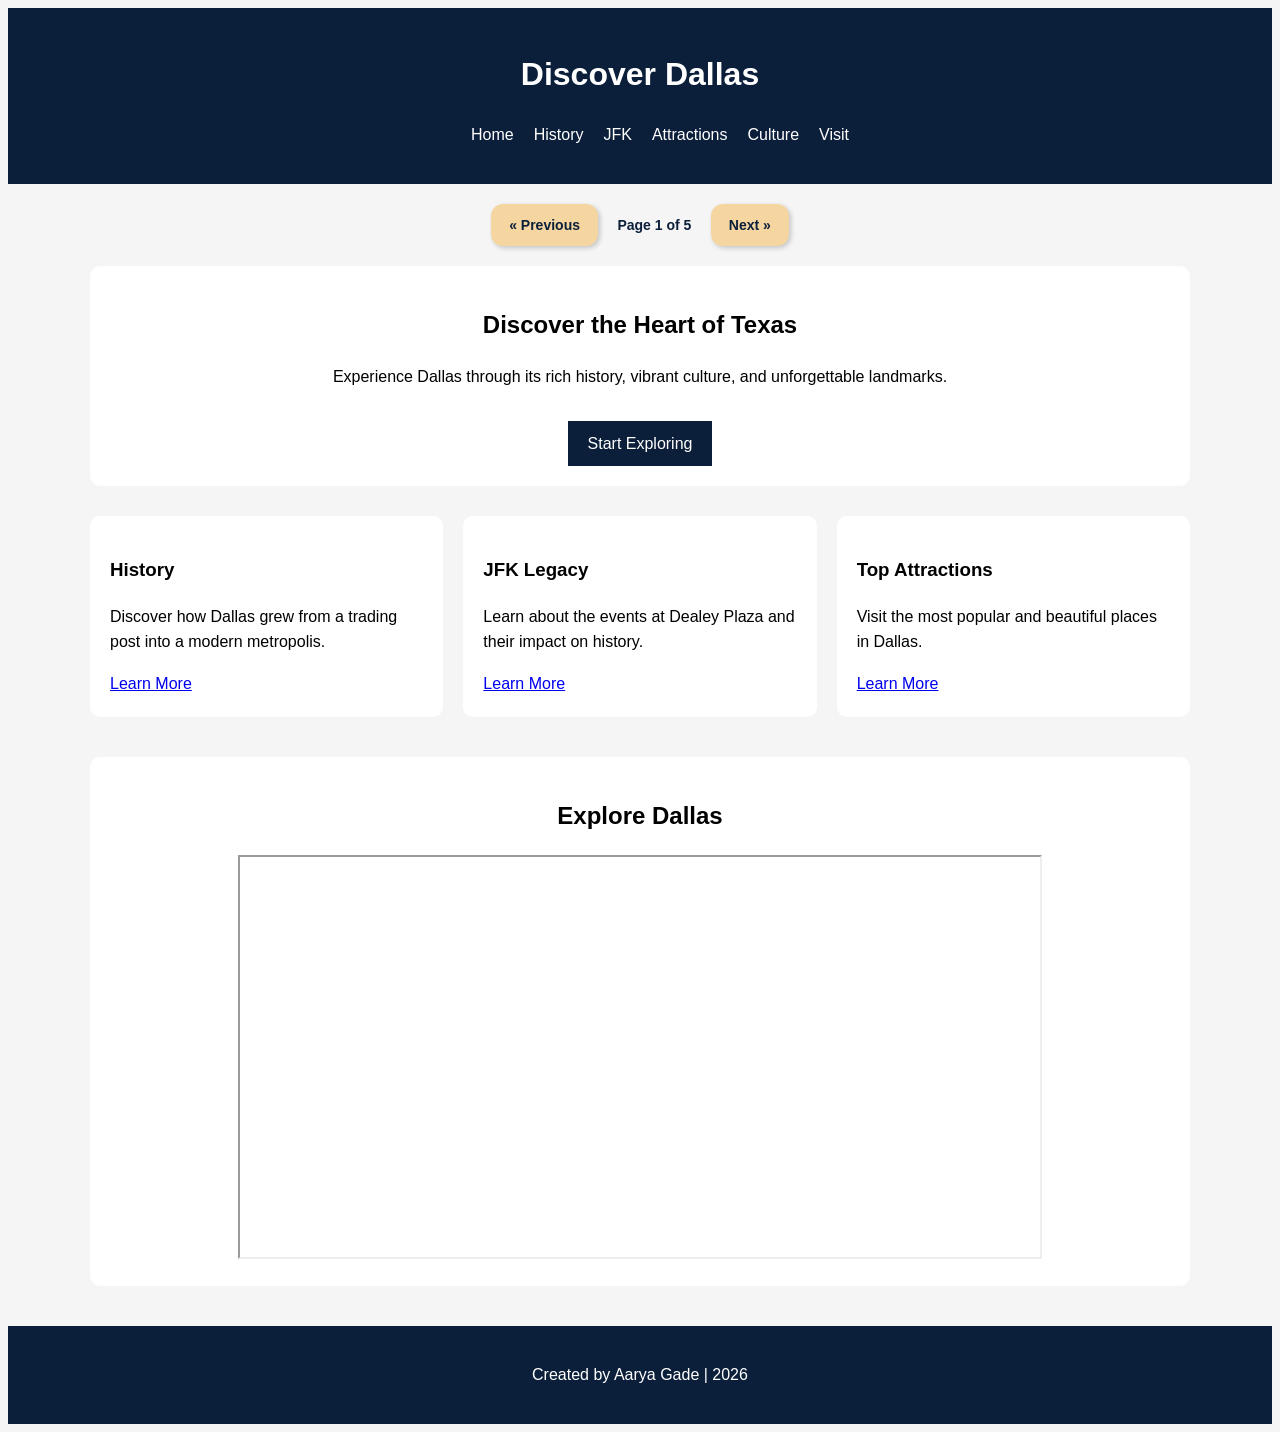
<file: index.html>
<!DOCTYPE html>
<html lang="en">
<head>
    <meta charset="UTF-8">
    <meta name="viewport" content="width=device-width, initial-scale=1.0">
    <title>Discover Dallas</title>
    <link rel="stylesheet" href="styles.css">
</head>

<body>

<header>
    <h1>Discover Dallas</h1>
    <nav>
        <ul class="nav-links">
            <li><a href="index.html">Home</a></li>
            <li><a href="history.html">History</a></li>
            <li><a href="jfk.html">JFK</a></li>
            <li><a href="attractions.html">Attractions</a></li>
            <li><a href="culture.html">Culture</a></li>
            <li><a href="visit.html">Visit</a></li>
        </ul>
    </nav>
</header>

<div class="page-nav">
    <a href="#" class="nav-btn">&laquo; Previous</a>
    <span>Page 1 of 5</span>
    <a href="history.html" class="nav-btn">Next &raquo;</a>
</div>

<main class="container">

    <section class="hero card">
        <div class="hero-text">
            <h2>Discover the Heart of Texas</h2>
            <p>Experience Dallas through its rich history, vibrant culture, and unforgettable landmarks.</p>
            <a href="attractions.html" class="btn">Start Exploring</a>
        </div>
    </section>

    <section class="highlights">
        <div class="card">
            <h3>History</h3>
            <p>Discover how Dallas grew from a trading post into a modern metropolis.</p>
            <a href="history.html">Learn More</a>
        </div>

        <div class="card">
            <h3>JFK Legacy</h3>
            <p>Learn about the events at Dealey Plaza and their impact on history.</p>
            <a href="jfk.html">Learn More</a>
        </div>

        <div class="card">
            <h3>Top Attractions</h3>
            <p>Visit the most popular and beautiful places in Dallas.</p>
            <a href="attractions.html">Learn More</a>
        </div>
    </section>

    <section class="video card">
        <h2>Explore Dallas</h2>
        <iframe 
            src="https://www.youtube.com/embed/hPVJ0M_UB4M" 
            title="Dallas Travel Guide"
            allowfullscreen>
        </iframe>
    </section>

</main>

<footer>
    <p>Created by Aarya Gade | 2026</p>
</footer>

<script src="script.js"></script>

</body>
</html>
</file>
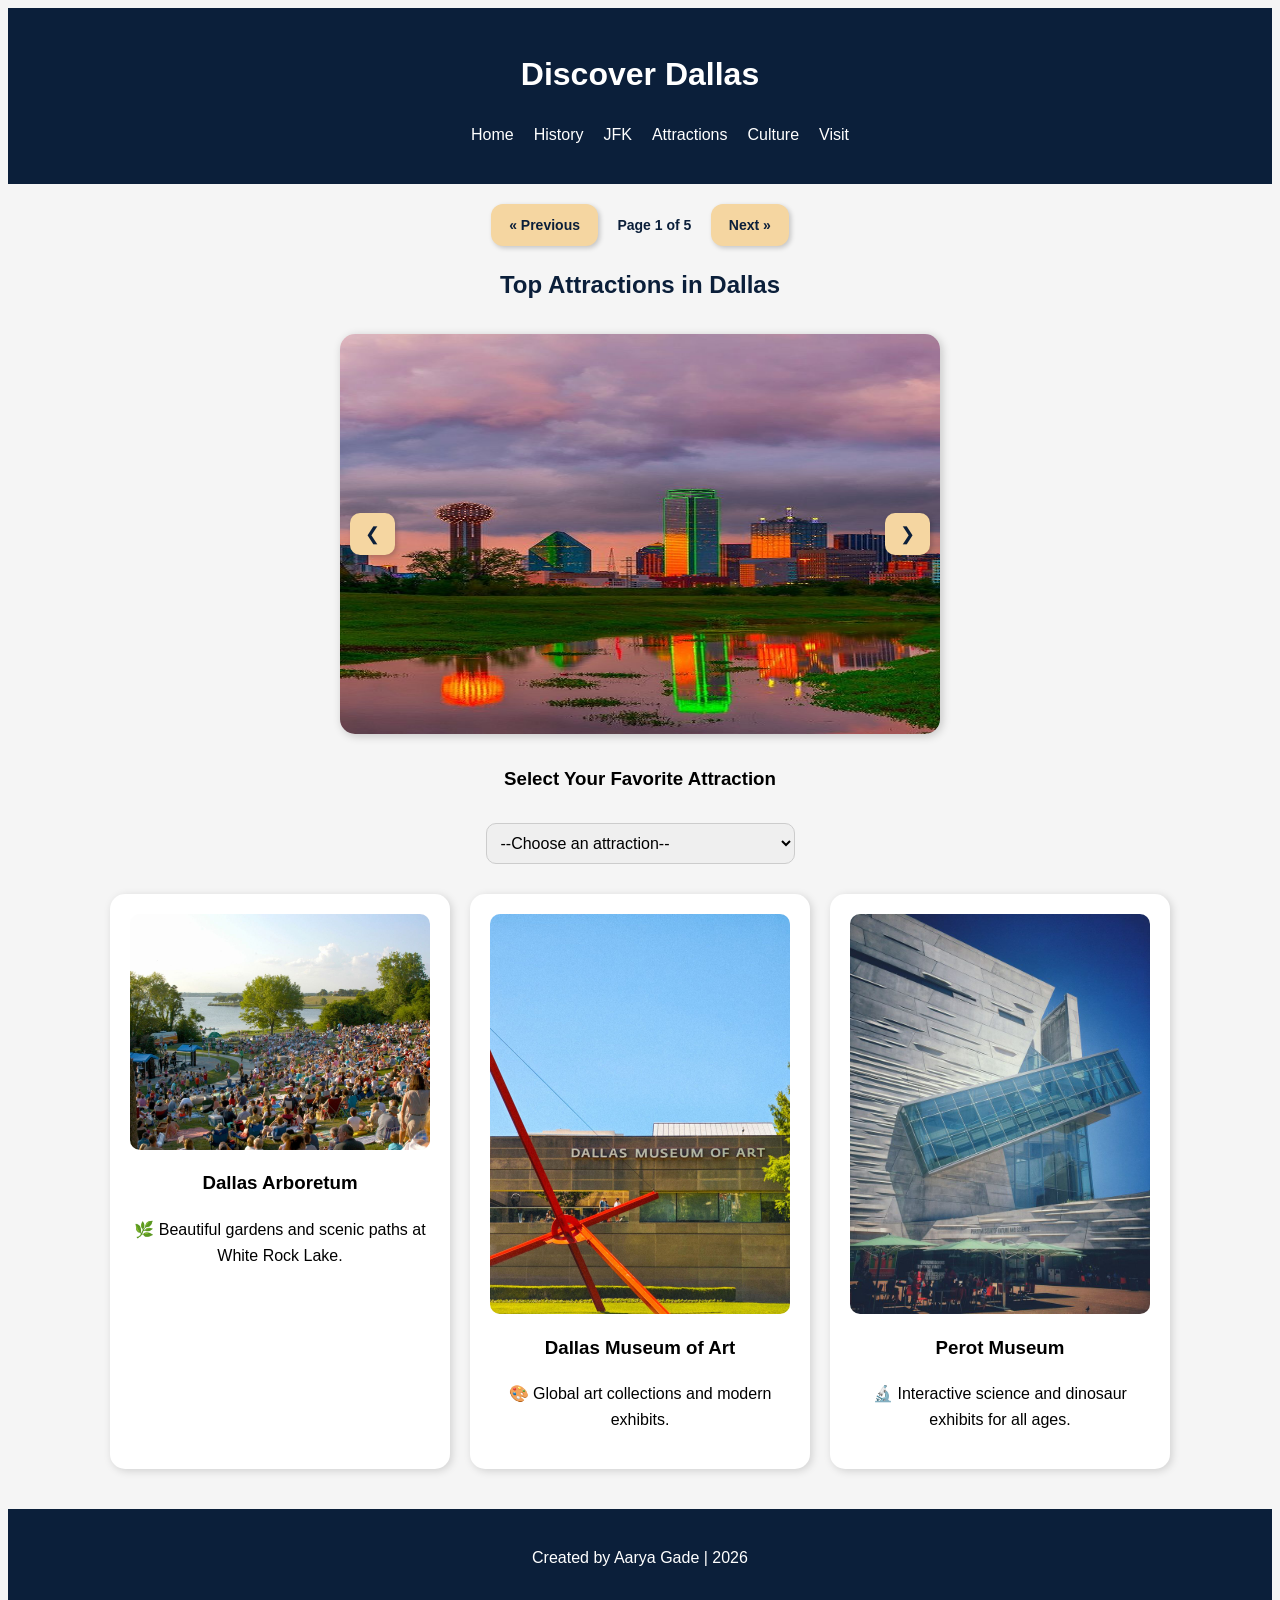
<file: attractions.html>
<!DOCTYPE html>
<html lang="en">
<head>
<meta charset="UTF-8">
<meta name="viewport" content="width=device-width, initial-scale=1.0">
<title>Attractions - Discover Dallas</title>
<link rel="stylesheet" href="styles.css">
<style>
.slideshow-container {
position: relative;
max-width: 800px;
margin: 30px auto;
text-align: center;
}

#slide {
width: 100%;
height: auto;
border-radius: 15px;
box-shadow: 2px 2px 10px rgba(0,0,0,0.2);
}

.buttons button {
position: absolute;
top: 50%;
transform: translateY(-50%);
background-color: #f5d6a1;
border: none;
padding: 10px 15px;
border-radius: 10px;
cursor: pointer;
font-size: 18px;
color: #0b1f3a;
box-shadow: 2px 2px 5px rgba(0,0,0,0.2);
transition: all 0.2s ease;
}

.buttons button:hover {
background-color: #ffdca8;
transform: translateY(-50%) scale(1.1);
}

.buttons button:first-child {
left: 10px;
}

.buttons button:last-child {
right: 10px;
}

.favorite-section {
text-align: center;
margin: 30px auto;
font-family: Arial, sans-serif;
}

.favorite-section select {
padding: 10px;
font-size: 16px;
border-radius: 10px;
border: 1px solid #ccc;
margin-top: 10px;
}

#result {
margin-top: 15px;
font-size: 16px;
color: #0b1f3a;
font-weight: bold;
}

.attraction-grid {
display: flex;
flex-wrap: wrap;
gap: 20px;
justify-content: center;
margin-top: 30px;
}

.attraction-grid .card {
background: white;
padding: 20px;
border-radius: 15px;
box-shadow: 2px 2px 8px rgba(0,0,0,0.15);
flex: 1 1 250px;
max-width: 300px;
text-align: center;
}

.attraction-grid img {
width: 100%;
height: auto;
border-radius: 10px;
margin-bottom: 15px;
}

h2.page-title {
text-align: center;
margin-top: 20px;
color: #0b1f3a;
}
</style>
</head>
<body>

<header>
<h1>Discover Dallas</h1>
<nav>
<ul class="nav-links">
<li><a href="index.html">Home</a></li>
<li><a href="history.html">History</a></li>
<li><a href="jfk.html">JFK</a></li>
<li><a href="attractions.html">Attractions</a></li>
<li><a href="culture.html">Culture</a></li>
<li><a href="visit.html">Visit</a></li>
</ul>
</nav>
</header>

<div class="page-nav">
<a href="#" class="nav-btn">&laquo; Previous</a>
<span>Page 1 of 5</span>
<a href="#" class="nav-btn">Next &raquo;</a>
</div>

<main>
<h2 class="page-title">Top Attractions in Dallas</h2>

<div class="slideshow-container">
<img id="slide" src="dallasSLIDE.jpg" alt="Dallas attraction slideshow image">
<div class="buttons">
<button onclick="prevSlide()">❮</button>
<button onclick="nextSlide()">❯</button>
</div>
</div>

<section class="favorite-section">
<h3>Select Your Favorite Attraction</h3>
<select id="favorite">
<option value="">--Choose an attraction--</option>
<option value="Arboretum">Dallas Arboretum</option>
<option value="Museum">Dallas Museum of Art</option>
<option value="Perot">Perot Museum of Nature and Science</option>
</select>
<p id="result"></p>
</section>

<section class="attraction-grid">
<div class="card">
<img src="aboretum.jpg" alt="Dallas Arboretum gardens with flowers">
<h3>Dallas Arboretum</h3>
<p>🌿 Beautiful gardens and scenic paths at White Rock Lake.</p>
</div>
<div class="card">
<img src="museum.jpg" alt="Dallas Museum of Art exterior building">
<h3>Dallas Museum of Art</h3>
<p>🎨 Global art collections and modern exhibits.</p>
</div>
<div class="card">
<img src="perot.jpg" alt="Perot Museum science exhibits and dinosaurs">
<h3>Perot Museum</h3>
<p>🔬 Interactive science and dinosaur exhibits for all ages.</p>
</div>
</section>
</main>

<footer>
<p>Created by Aarya Gade | 2026</p>
</footer>

<script>
let images = [
"dallasSLIDE.jpg",
"dallasSLIDE2.jpg",
"dallasSLIDE3.jpg",
"dallasSLIDE4.jpg",
"dallasSLIDE5.jpg",
"dallasSLIDE6.jpg",
"dallasSLIDE7.jpg",
"dallasSLIDE8.jpg"
];

let index = 0;

function showSlide() {
document.getElementById("slide").src = images[index];
}

function nextSlide() {
index = (index + 1) % images.length;
showSlide();
}

function prevSlide() {
index = (index - 1 + images.length) % images.length;
showSlide();
}

setInterval(nextSlide, 2000);

document.getElementById("favorite")?.addEventListener("change", function () {
let choice = this.value;
let message = "";

if (choice === "Arboretum") {
message = "Great choice! The Arboretum is perfect for nature lovers 🌿";
} else if (choice === "Museum") {
message = "Awesome! The Dallas Museum of Art is full of culture 🎨";
} else if (choice === "Perot") {
message = "Nice! The Perot Museum is super interactive 🔬";
}

document.getElementById("result").textContent = message;
});
</script>

</body>
</html>
</file>
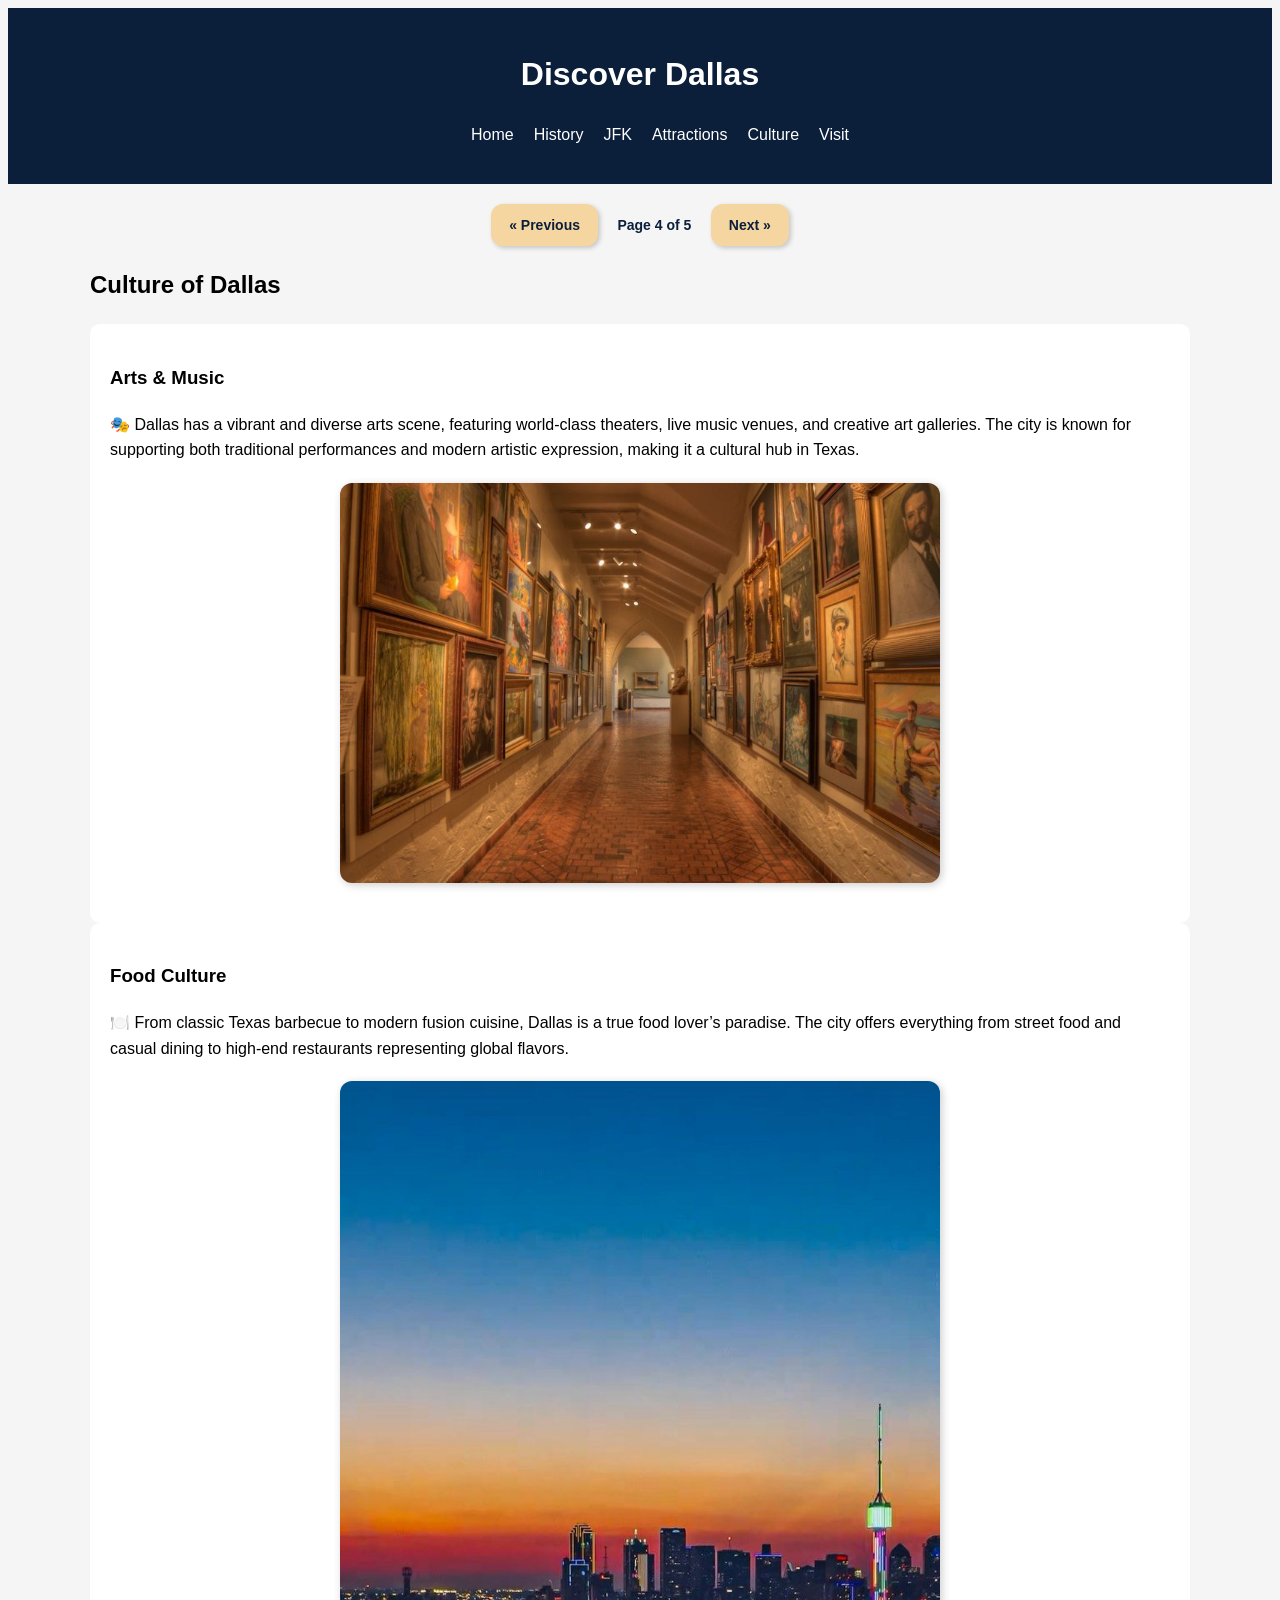
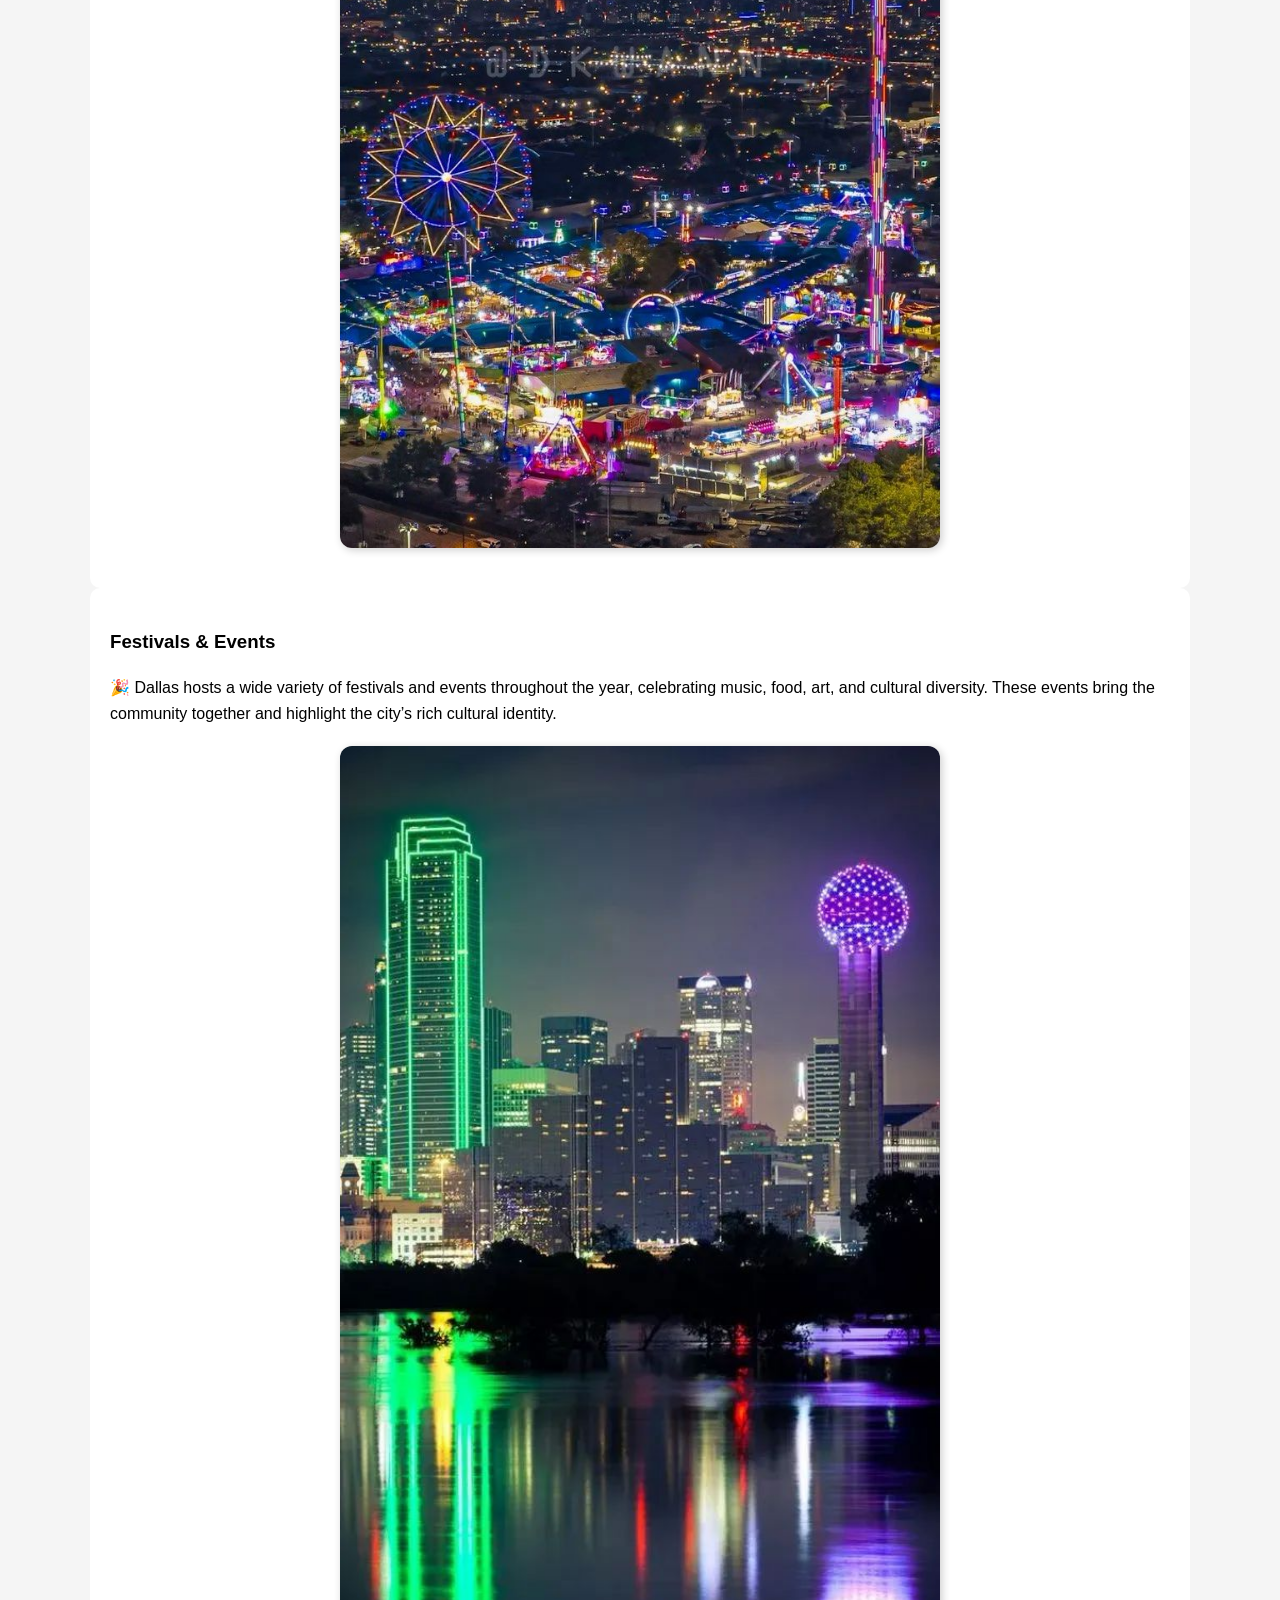
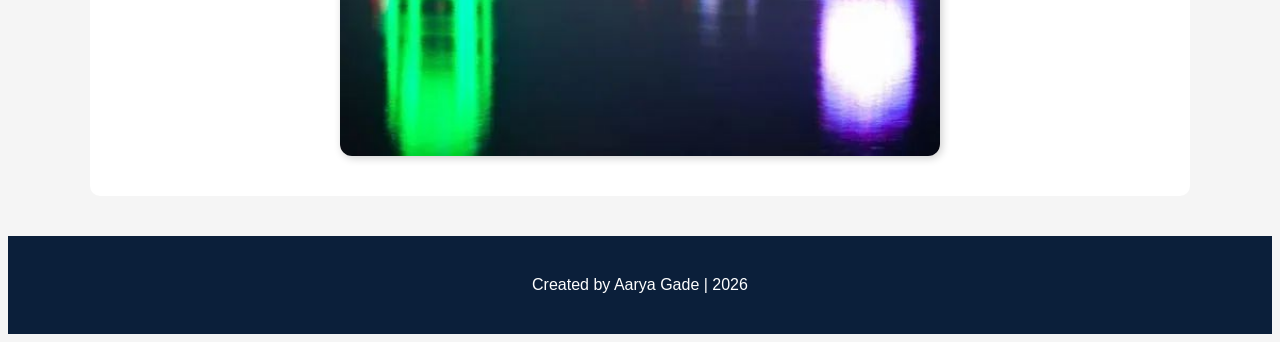
<file: culture.html>
<!DOCTYPE html>
<html lang="en">
<head>
    <meta charset="UTF-8">
    <meta name="viewport" content="width=device-width, initial-scale=1.0">
    <title>Culture - Discover Dallas</title>
    <link rel="stylesheet" href="styles.css">
</head>

<body>

<header>
    <h1>Discover Dallas</h1>
    <nav>
        <ul class="nav-links">
            <li><a href="index.html">Home</a></li>
            <li><a href="history.html">History</a></li>
            <li><a href="jfk.html">JFK</a></li>
            <li><a href="attractions.html">Attractions</a></li>
            <li><a href="culture.html">Culture</a></li>
            <li><a href="visit.html">Visit</a></li>
        </ul>
    </nav>
</header>

<div class="page-nav">
    <a href="attractions.html" class="nav-btn">&laquo; Previous</a>
    <span>Page 4 of 5</span>
    <a href="visit.html" class="nav-btn">Next &raquo;</a>
</div>

<main class="container">

    <h2 class="page-title">Culture of Dallas</h2>

    <section class="culture-section card">
        <h3>Arts & Music</h3>
        <p>🎭 Dallas has a vibrant and diverse arts scene, featuring world-class theaters, live music venues, and creative art galleries. The city is known for supporting both traditional performances and modern artistic expression, making it a cultural hub in Texas.</p>
        <img src="museum4.jpg" alt="Dallas arts and museum scene" class="page-img">
    </section>

    <section class="culture-section card">
        <h3>Food Culture</h3>
        <p>🍽️ From classic Texas barbecue to modern fusion cuisine, Dallas is a true food lover’s paradise. The city offers everything from street food and casual dining to high-end restaurants representing global flavors.</p>
        <img src="culture3.jpg" alt="Dallas cultural festival" class="page-img">
    </section>

    <section class="culture-section card">
        <h3>Festivals & Events</h3>
        <p>🎉 Dallas hosts a wide variety of festivals and events throughout the year, celebrating music, food, art, and cultural diversity. These events bring the community together and highlight the city’s rich cultural identity.</p>
        <img src="dallas3.jpg" alt="Dallas cultural festival" class="page-img">
    </section>

</main>

<footer>
    <p>Created by Aarya Gade | 2026</p>
</footer>

<script src="script.js"></script>

</body>
</html>
</file>
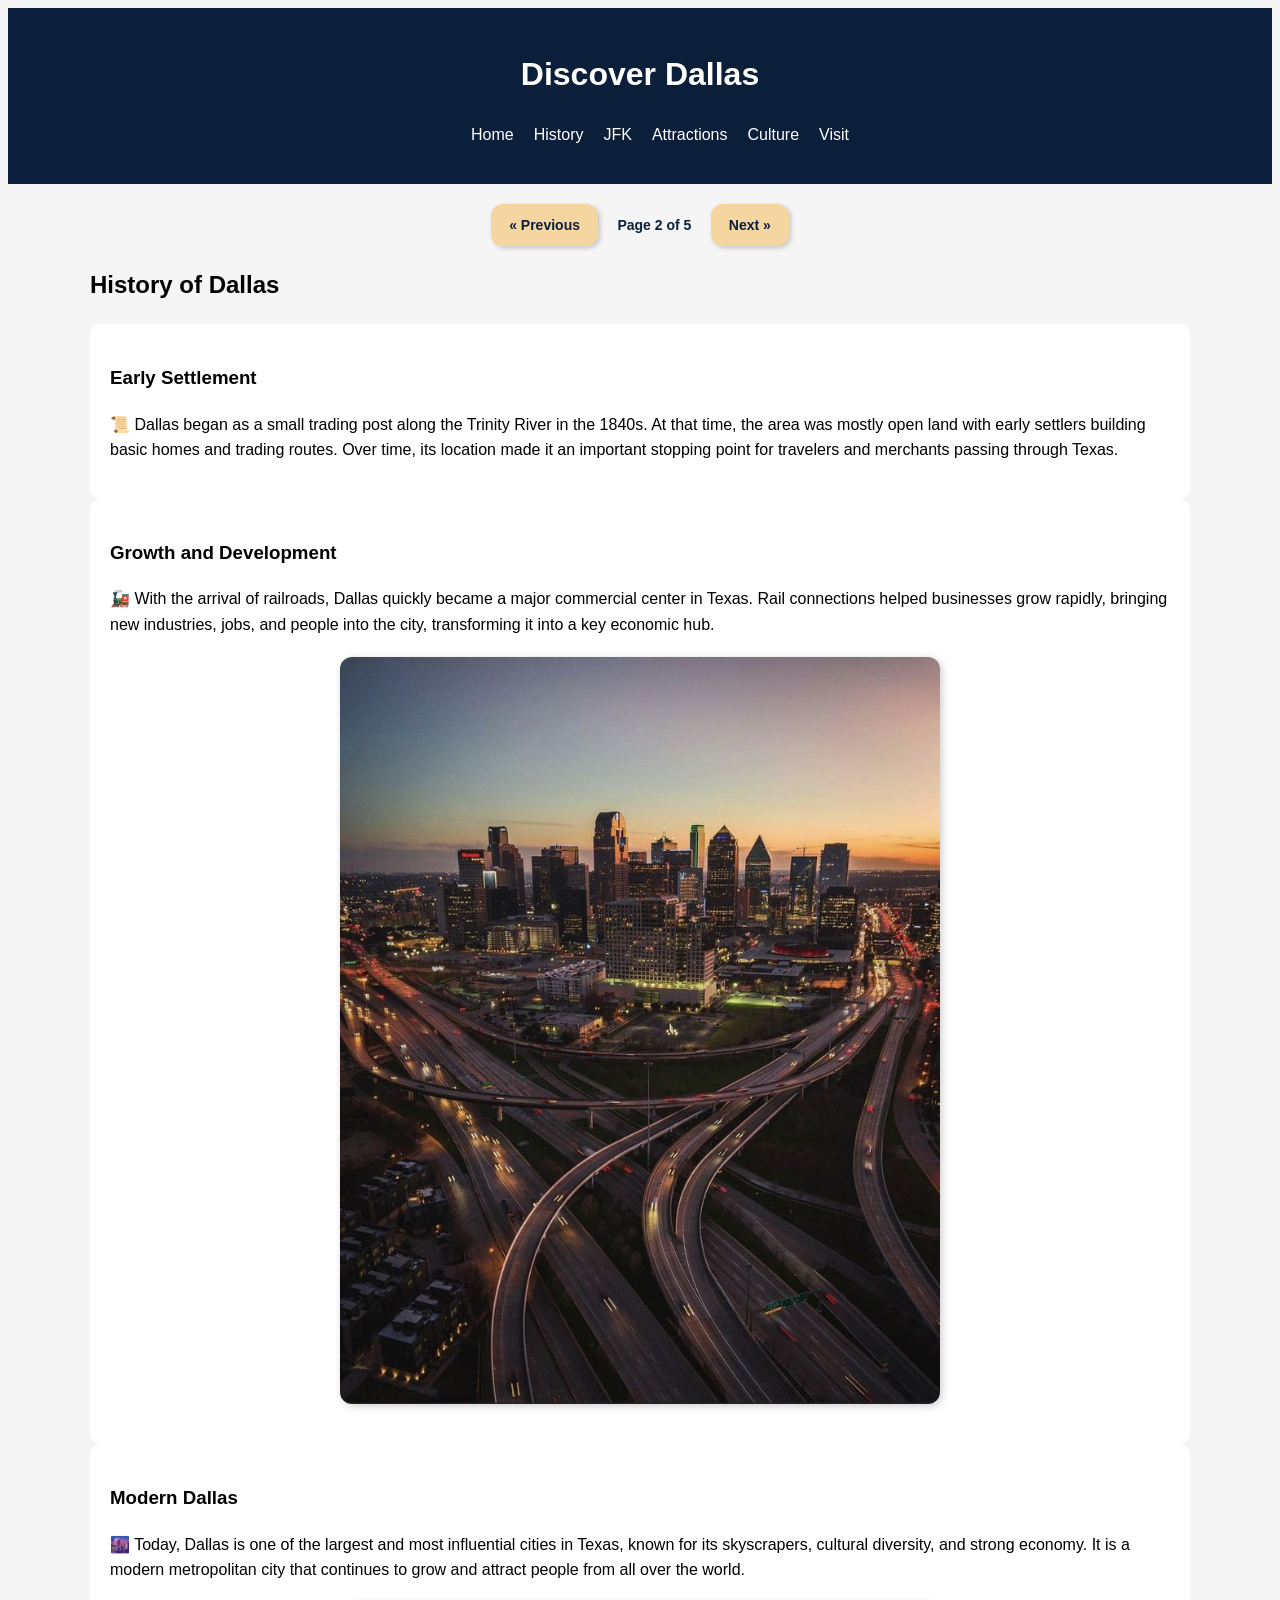
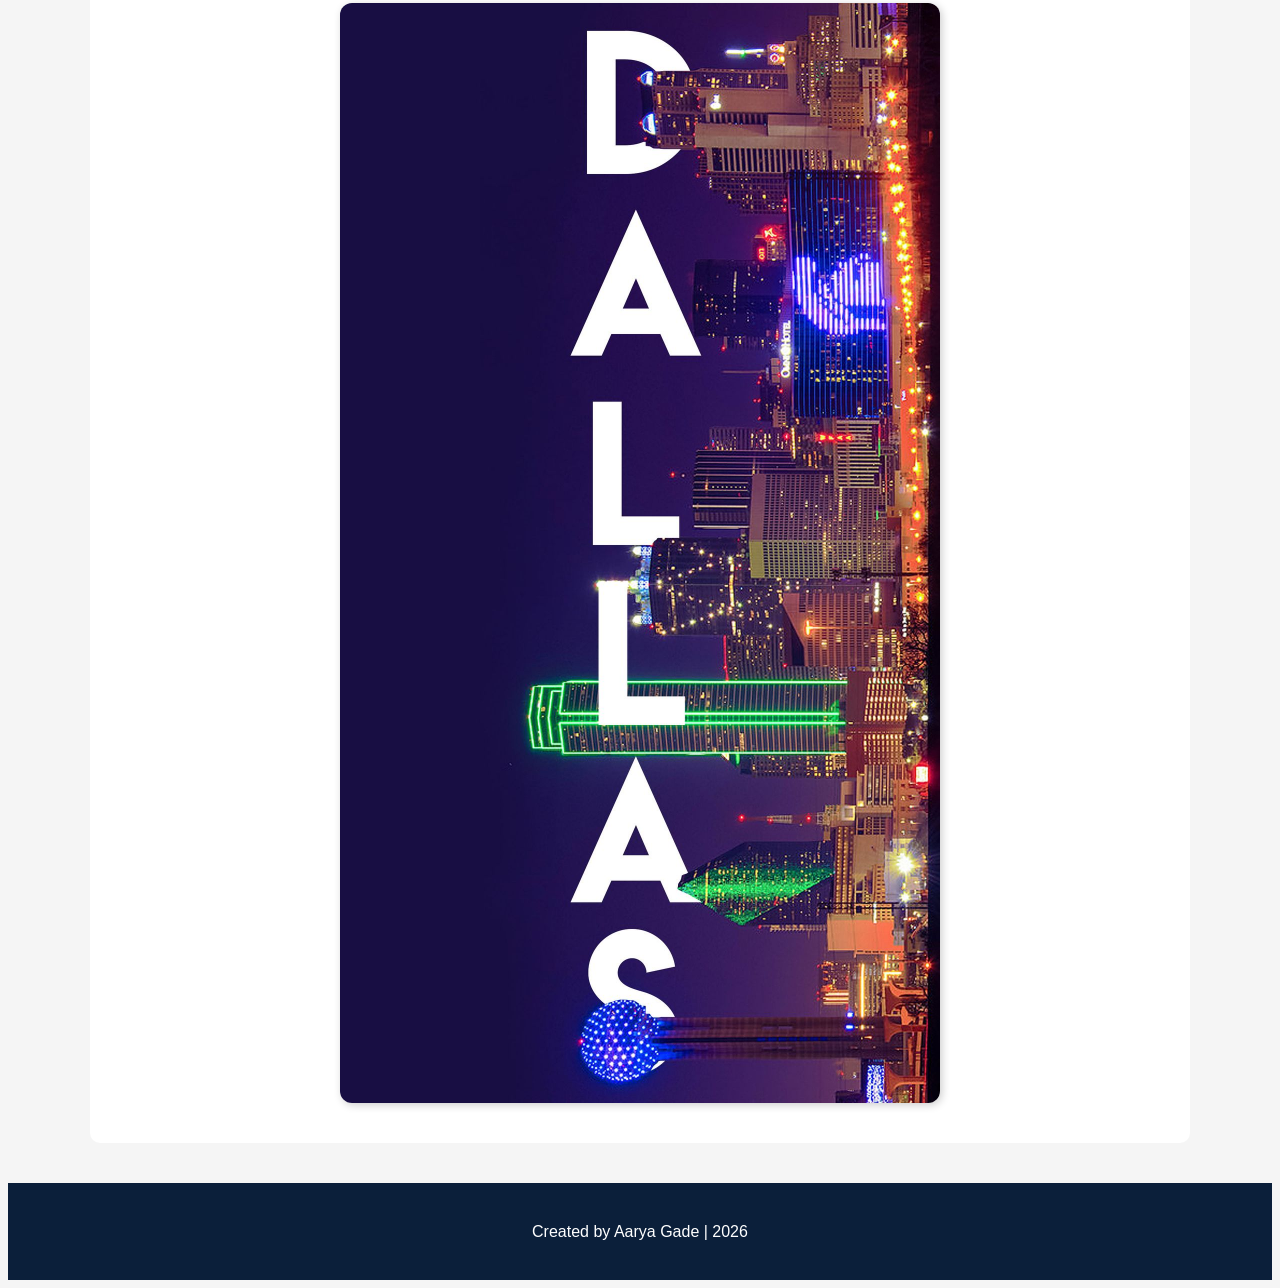
<file: history.html>
<!DOCTYPE html>
<html lang="en">
<head>
    <meta charset="UTF-8">
    <meta name="viewport" content="width=device-width, initial-scale=1.0">
    <title>History - Discover Dallas</title>
    <link rel="stylesheet" href="styles.css">
</head>

<body>

<header>
    <h1>Discover Dallas</h1>
    <nav>
        <ul class="nav-links">
            <li><a href="index.html">Home</a></li>
            <li><a href="history.html">History</a></li>
            <li><a href="jfk.html">JFK</a></li>
            <li><a href="attractions.html">Attractions</a></li>
            <li><a href="culture.html">Culture</a></li>
            <li><a href="visit.html">Visit</a></li>
        </ul>
    </nav>
</header>

<div class="page-nav">
    <a href="index.html" class="nav-btn">&laquo; Previous</a>
    <span>Page 2 of 5</span>
    <a href="jfk.html" class="nav-btn">Next &raquo;</a>
</div>

<main class="container">

    <h2 class="page-title">History of Dallas</h2>

    <section class="content-block card">
        <h3>Early Settlement</h3>
        <p>📜 Dallas began as a small trading post along the Trinity River in the 1840s. At that time, the area was mostly open land with early settlers building basic homes and trading routes. Over time, its location made it an important stopping point for travelers and merchants passing through Texas.</p>
    </section>

    <section class="content-block card">
        <h3>Growth and Development</h3>
        <p>🚂 With the arrival of railroads, Dallas quickly became a major commercial center in Texas. Rail connections helped businesses grow rapidly, bringing new industries, jobs, and people into the city, transforming it into a key economic hub.</p>
        <img src="skyline.jpg" alt="Dallas railway growth era" class="page-img">
    </section>

    <section class="content-block card">
        <h3>Modern Dallas</h3>
        <p>🌆 Today, Dallas is one of the largest and most influential cities in Texas, known for its skyscrapers, cultural diversity, and strong economy. It is a modern metropolitan city that continues to grow and attract people from all over the world.</p>
        <img src="dallas.jpg" alt="Modern Dallas skyline" class="page-img">
    </section>

</main>

<footer>
    <p>Created by Aarya Gade | 2026</p>
</footer>

<script src="script.js"></script>

</body>
</html>
</file>
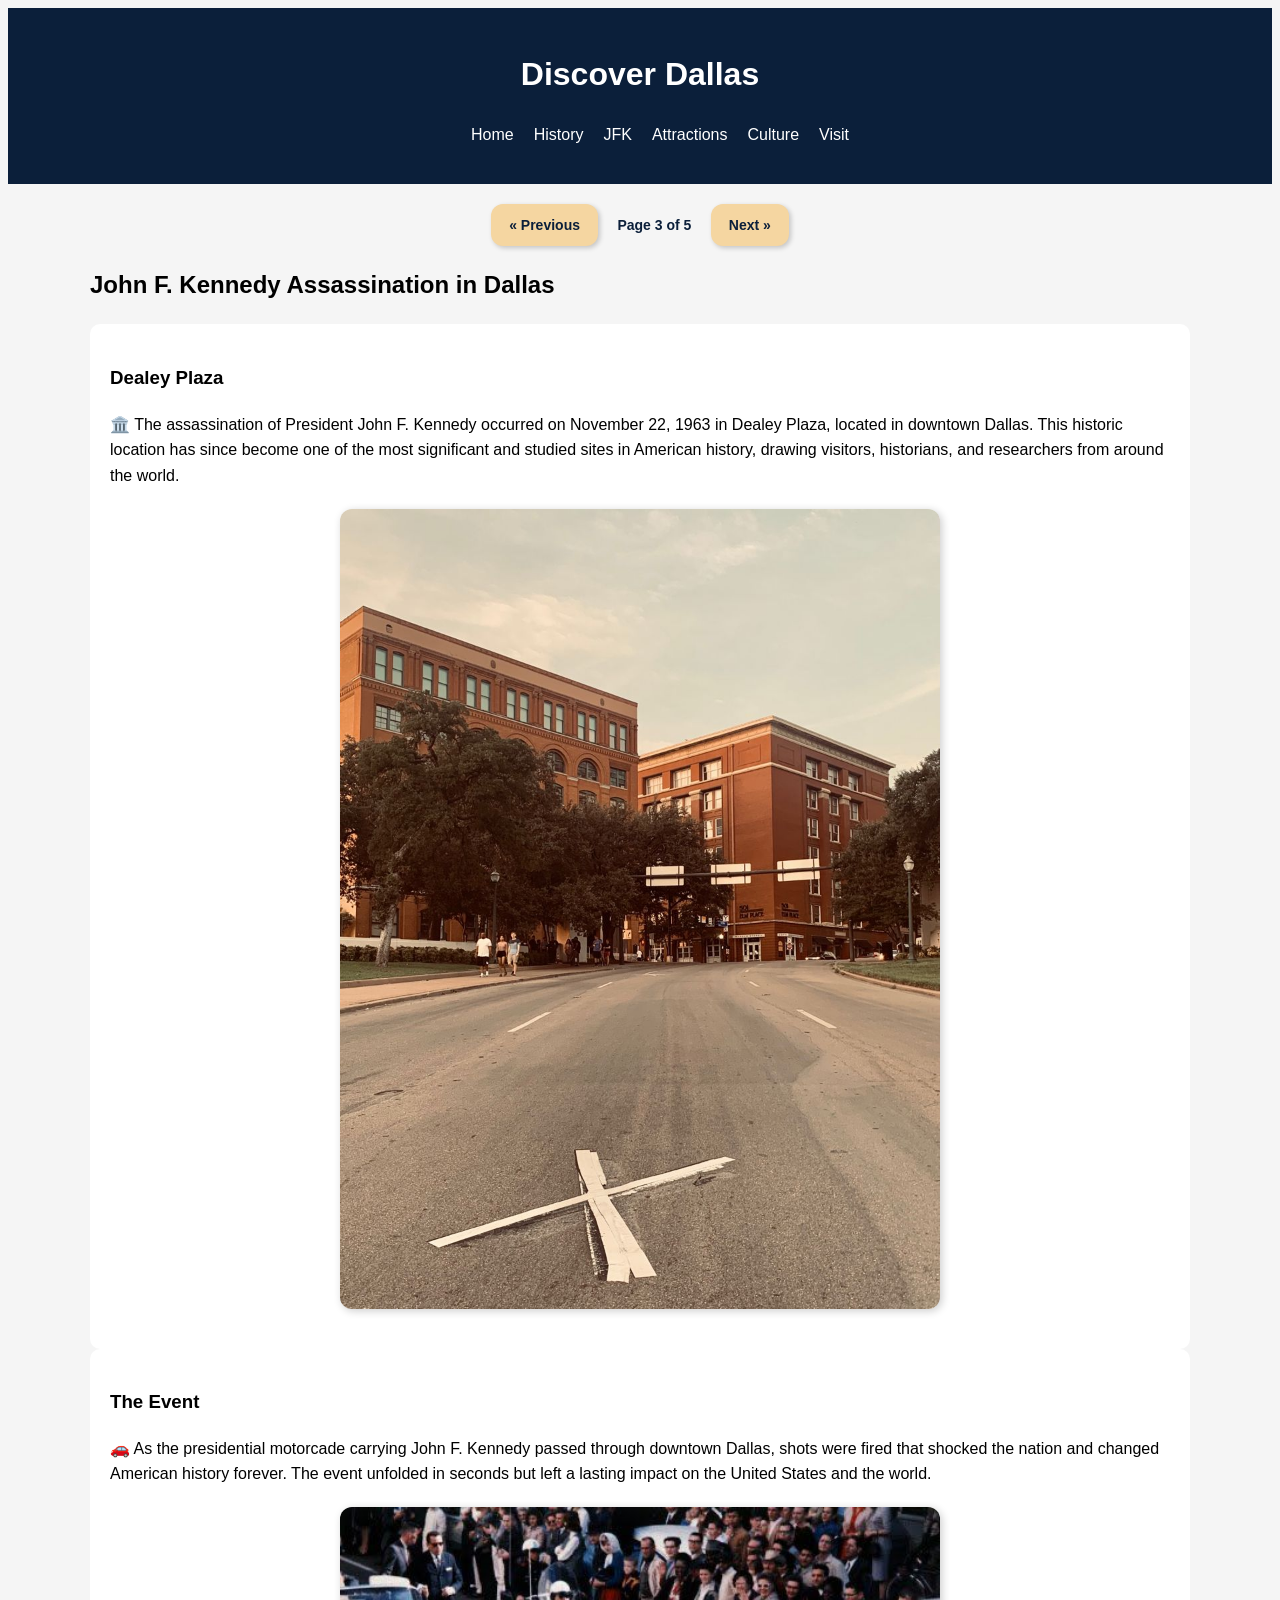
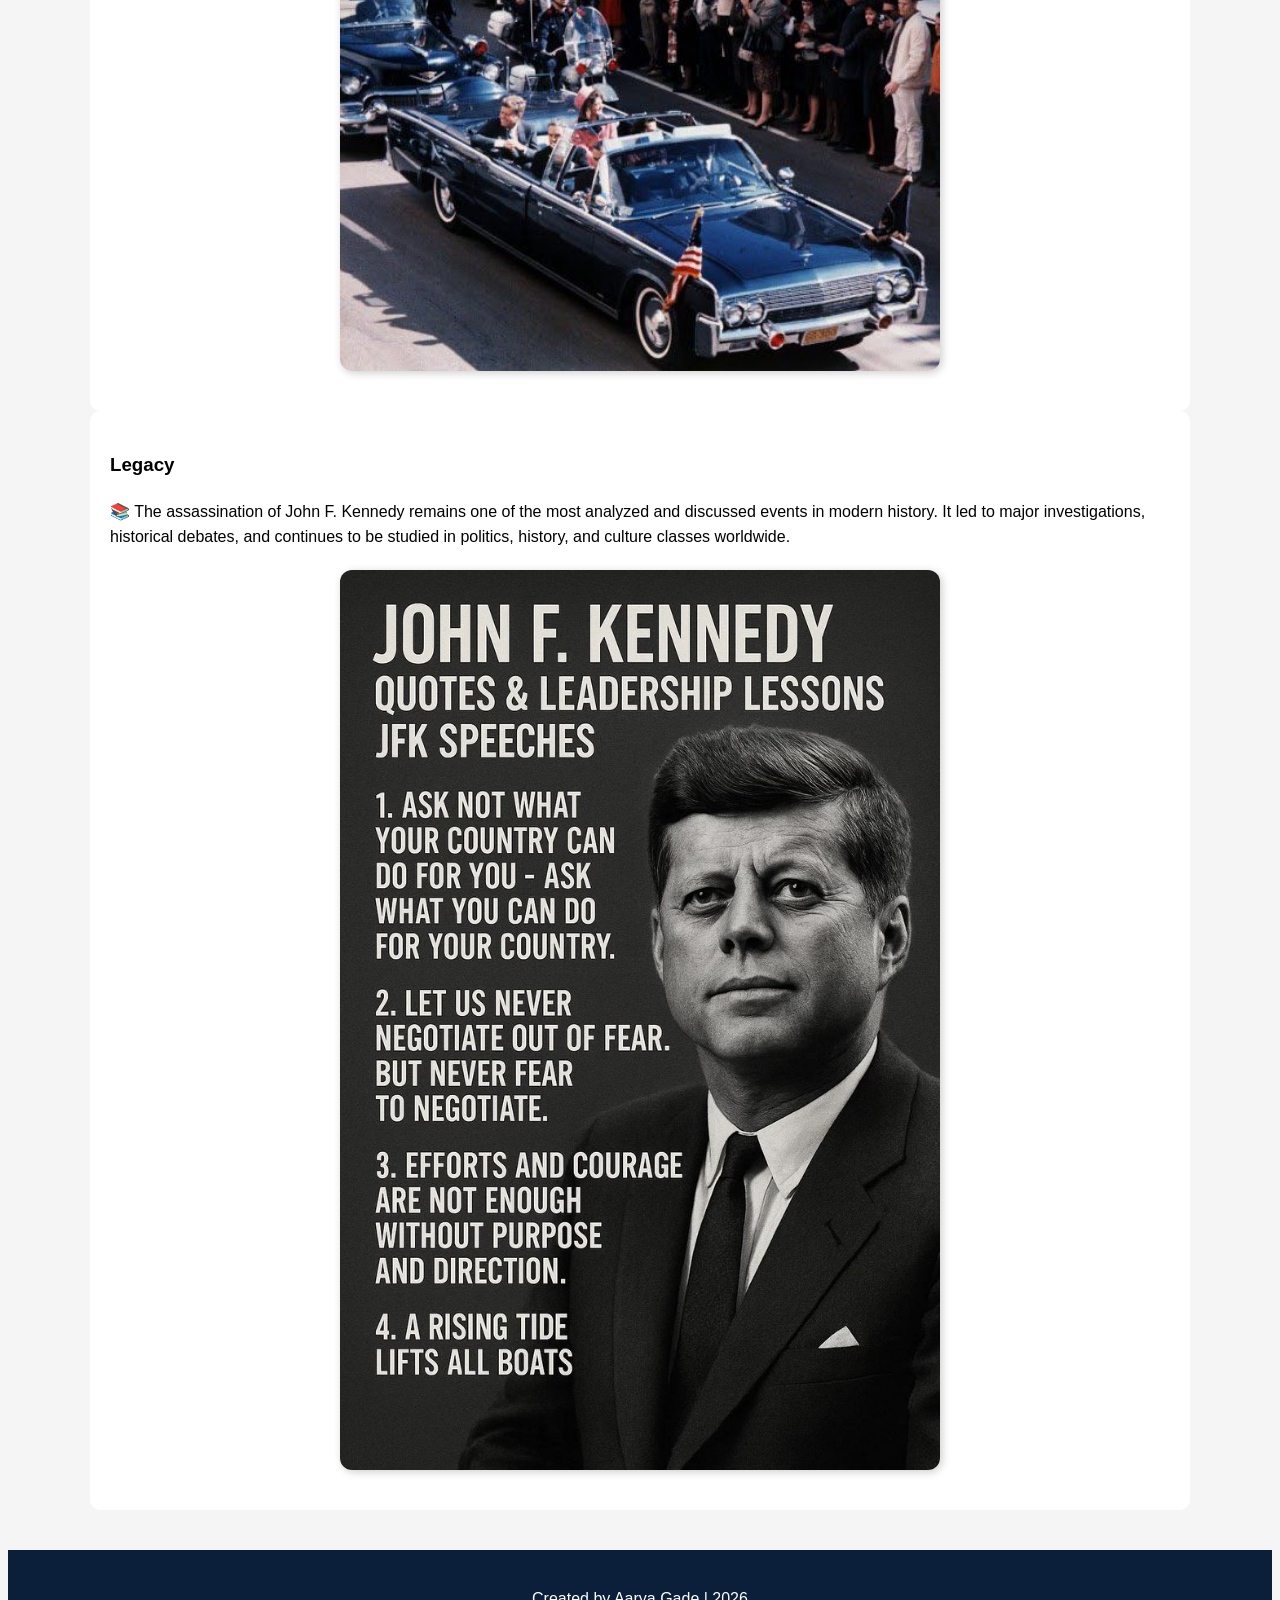
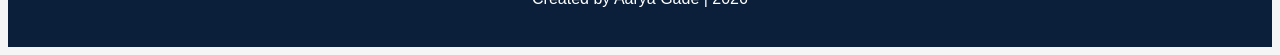
<file: jfk.html>
<!DOCTYPE html>
<html lang="en">
<head>
    <meta charset="UTF-8">
    <meta name="viewport" content="width=device-width, initial-scale=1.0">
    <title>JFK - Discover Dallas</title>
    <link rel="stylesheet" href="styles.css">
</head>

<body>

<header>
    <h1>Discover Dallas</h1>
    <nav>
        <ul class="nav-links">
            <li><a href="index.html">Home</a></li>
            <li><a href="history.html">History</a></li>
            <li><a href="jfk.html">JFK</a></li>
            <li><a href="attractions.html">Attractions</a></li>
            <li><a href="culture.html">Culture</a></li>
            <li><a href="visit.html">Visit</a></li>
        </ul>
    </nav>
</header>

<div class="page-nav">
    <a href="history.html" class="nav-btn">&laquo; Previous</a>
    <span>Page 3 of 5</span>
    <a href="attractions.html" class="nav-btn">Next &raquo;</a>
</div>

<main class="container">

    <h2 class="page-title">John F. Kennedy Assassination in Dallas</h2>

    <section class="content-block card">
        <h3>Dealey Plaza</h3>
        <p>🏛️ The assassination of President John F. Kennedy occurred on November 22, 1963 in Dealey Plaza, located in downtown Dallas. This historic location has since become one of the most significant and studied sites in American history, drawing visitors, historians, and researchers from around the world.</p>
        <img src="jfk2.jpg" alt="Dealey Plaza historical site" class="page-img">
    </section>

    <section class="content-block card">
        <h3>The Event</h3>
        <p>🚗 As the presidential motorcade carrying John F. Kennedy passed through downtown Dallas, shots were fired that shocked the nation and changed American history forever. The event unfolded in seconds but left a lasting impact on the United States and the world.</p>
        <img src="jfk.jpg" alt="Dealey Plaza historical site" class="page-img">
    </section>

    <section class="content-block card">
        <h3>Legacy</h3>
        <p>📚 The assassination of John F. Kennedy remains one of the most analyzed and discussed events in modern history. It led to major investigations, historical debates, and continues to be studied in politics, history, and culture classes worldwide.</p>
        <img src="jfk4.jpg" alt="Dealey Plaza historical site" class="page-img">
    </section>

</main>

<footer>
    <p>Created by Aarya Gade | 2026</p>
</footer>

<script src="script.js"></script>

</body>
</html>
</file>
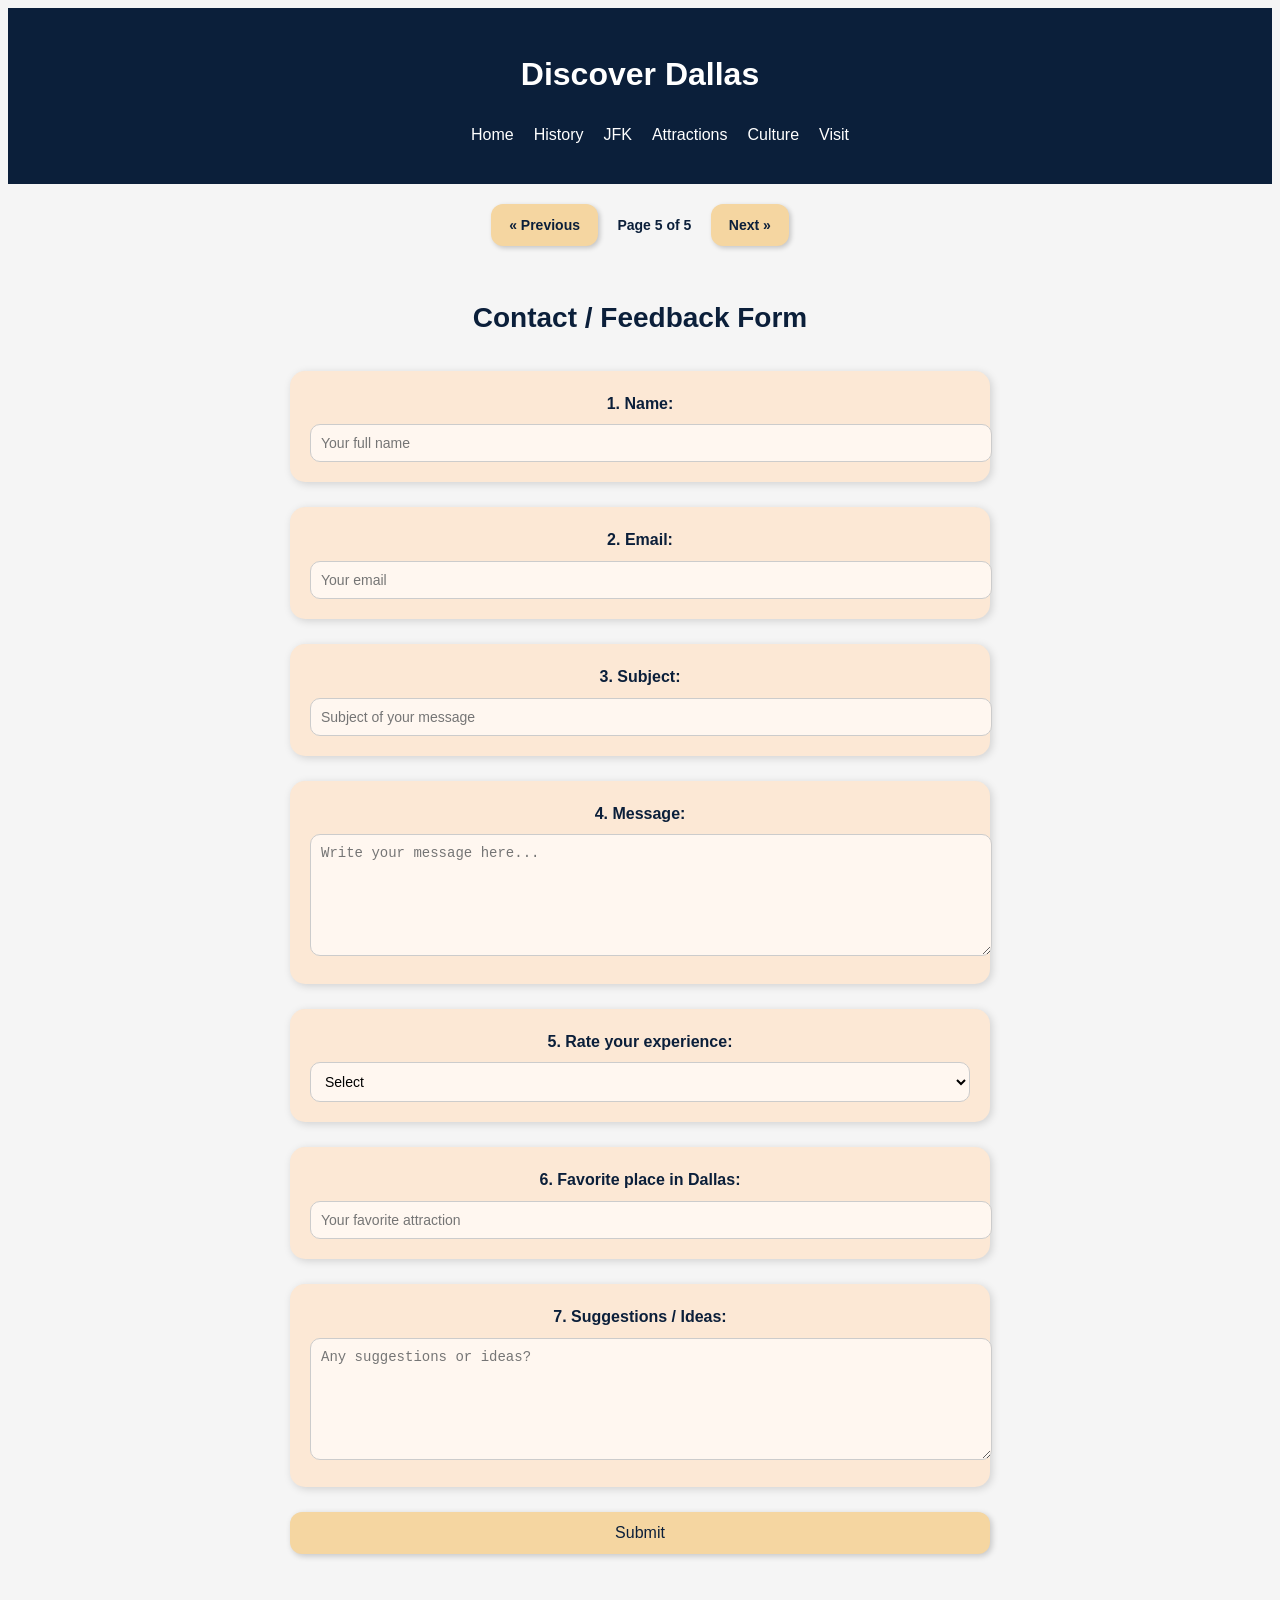
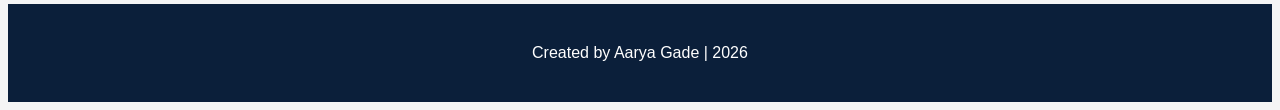
<file: visit.html>
<!DOCTYPE html>
<html lang="en">
<head>
    <meta charset="UTF-8">
    <meta name="viewport" content="width=device-width, initial-scale=1.0">
    <title>Contact / Feedback - Discover Dallas</title>
    <link rel="stylesheet" href="styles.css">
</head>

<body>

<header>
    <h1>Discover Dallas</h1>
    <nav>
        <ul class="nav-links">
            <li><a href="index.html">Home</a></li>
            <li><a href="history.html">History</a></li>
            <li><a href="jfk.html">JFK</a></li>
            <li><a href="attractions.html">Attractions</a></li>
            <li><a href="culture.html">Culture</a></li>
            <li><a href="visit.html">Visit</a></li>
        </ul>
    </nav>
</header>

<div class="page-nav">
    <a href="#" class="nav-btn">&laquo; Previous</a>
    <span>Page 5 of 5</span>
    <a href="#" class="nav-btn">Next &raquo;</a>
</div>

<section class="contact-form">

    <h2>Contact / Feedback Form</h2>

    <form action="#" method="post">

        <div class="form-question">
            <label for="name">1. Name:</label>
            <input type="text" id="name" name="name" placeholder="Your full name">
        </div>

        <div class="form-question">
            <label for="email">2. Email:</label>
            <input type="email" id="email" name="email" placeholder="Your email">
        </div>

        <div class="form-question">
            <label for="subject">3. Subject:</label>
            <input type="text" id="subject" name="subject" placeholder="Subject of your message">
        </div>

        <div class="form-question">
            <label for="message">4. Message:</label>
            <textarea id="message" name="message" placeholder="Write your message here..."></textarea>
        </div>

        <div class="form-question">
            <label for="rating">5. Rate your experience:</label>
            <select id="rating" name="rating">
                <option value="">Select</option>
                <option value="excellent">Excellent</option>
                <option value="good">Good</option>
                <option value="average">Average</option>
                <option value="poor">Poor</option>
            </select>
        </div>

        <div class="form-question">
            <label for="favorite-spot">6. Favorite place in Dallas:</label>
            <input type="text" id="favorite-spot" name="favorite-spot" placeholder="Your favorite attraction">
        </div>

        <div class="form-question">
            <label for="suggestions">7. Suggestions / Ideas:</label>
            <textarea id="suggestions" name="suggestions" placeholder="Any suggestions or ideas?"></textarea>
        </div>

        <button type="submit">Submit</button>

    </form>

</section>

<footer>
    <p>Created by Aarya Gade | 2026</p>
</footer>

</body>
</html>
</file>
<file: styles.css>
{
    margin: 0;
    padding: 0;
    box-sizing: border-box;
}


body {
    font-family: Arial, sans-serif;
    line-height: 1.6;
    background: #f5f5f5;
}


header {
    background: #0b1f3a;
    color: white;
    padding: 20px;
    text-align: center;
}

.nav-links {
    list-style: none;
    display: flex;
    justify-content: center;
    gap: 20px;
    margin-top: 10px;
}

.nav-links a {
    color: white;
    text-decoration: none;
}


.container {
    width: 90%;
    max-width: 1100px;
    margin: auto;
}


.hero {
    background: #ddd;
    padding: 60px 20px;
    text-align: center;
    margin-top: 20px;
}

.hero-text .btn {
    display: inline-block;
    margin-top: 15px;
    padding: 10px 20px;
    background: #0b1f3a;
    color: white;
    text-decoration: none;
}


.highlights {
    display: flex;
    gap: 20px;
    margin-top: 30px;
    flex-wrap: wrap;
}


.card {
    background: white;
    padding: 20px;
    flex: 1;
    min-width: 250px;
    border-radius: 10px;
}


img {
    width: 100%;
    height: auto;
    display: block;
}


.video {
    margin-top: 40px;
    text-align: center;
}

.video iframe {
    width: 100%;
    height: 400px;
    max-width: 800px;
}


footer {
    text-align: center;
    padding: 20px;
    margin-top: 40px;
    background: #0b1f3a;
    color: white;
}
.page-nav {
    text-align: center;
    margin: 20px 0;
    font-family: 'Arial', sans-serif;
    font-weight: bold;
}

.page-nav .nav-btn {
    display: inline-block;
    padding: 10px 18px;
    margin: 0 10px;
    background-color: #f5d6a1;
    color: #0b1f3a; /* dark blue text */
    text-decoration: none;
    border-radius: 12px;
    font-size: 14px;
    box-shadow: 2px 2px 5px rgba(0,0,0,0.2);
    transition: all 0.2s ease;
}

.page-nav .nav-btn:hover {
    background-color: #ffdca8; 
    transform: translateY(-2px);
}

.page-nav span {
    font-size: 14px;
    color: #0b1f3a;
    margin: 0 5px;
}

.contact-form {
    width: 90%;
    max-width: 700px;
    margin: 50px auto;
    text-align: center;
    font-family: 'Arial', sans-serif;
}

.contact-form h2 {
    margin-bottom: 30px;
    color: #0b1f3a;
    font-size: 28px;
}


.contact-form form {
    display: flex;
    flex-direction: column;
    gap: 25px; 
}


.form-question {
    background-color: #fce8d5; 
    padding: 20px;
    border-radius: 15px;
    box-shadow: 2px 2px 8px rgba(0,0,0,0.15);
    transition: transform 0.2s ease;
}

.form-question:hover {
    transform: translateY(-3px);
}


.form-question label {
    display: block;
    margin-bottom: 8px;
    font-weight: bold;
    font-size: 16px;
    color: #0b1f3a;
}


.form-question input,
.form-question textarea,
.form-question select {
    width: 100%;
    padding: 10px;
    border-radius: 10px;
    border: 1px solid #ccc;
    font-size: 14px;
    background-color: #fff7f0;
}


.form-question textarea {
    height: 100px;
    resize: vertical;
}


.contact-form button {
    padding: 12px 25px;
    background-color: #f5d6a1; 
    color: #0b1f3a;
    border: none;
    border-radius: 12px;
    font-size: 16px;
    cursor: pointer;
    box-shadow: 2px 2px 6px rgba(0,0,0,0.2);
    transition: all 0.2s ease;
}

.contact-form button:hover {
    background-color: #ffdca8; 
    transform: translateY(-2px);
}
.slideshow-container {
    position: relative;
    width: 600px;       
    margin: 30px auto;
    text-align: center;
}

/* Slideshow image */
#slide {
    width: 100%;         
    height: auto;        
    max-height: 400px;   
    display: block;
    border-radius: 15px;
    box-shadow: 2px 2px 10px rgba(0,0,0,0.2);
}

.page-img {
    width: 80%;        
    max-width: 600px;  
    height: auto;      
    display: block;
    margin: 20px auto; 
    border-radius: 12px; 
    box-shadow: 2px 2px 8px rgba(0,0,0,0.2);
}
</file>
